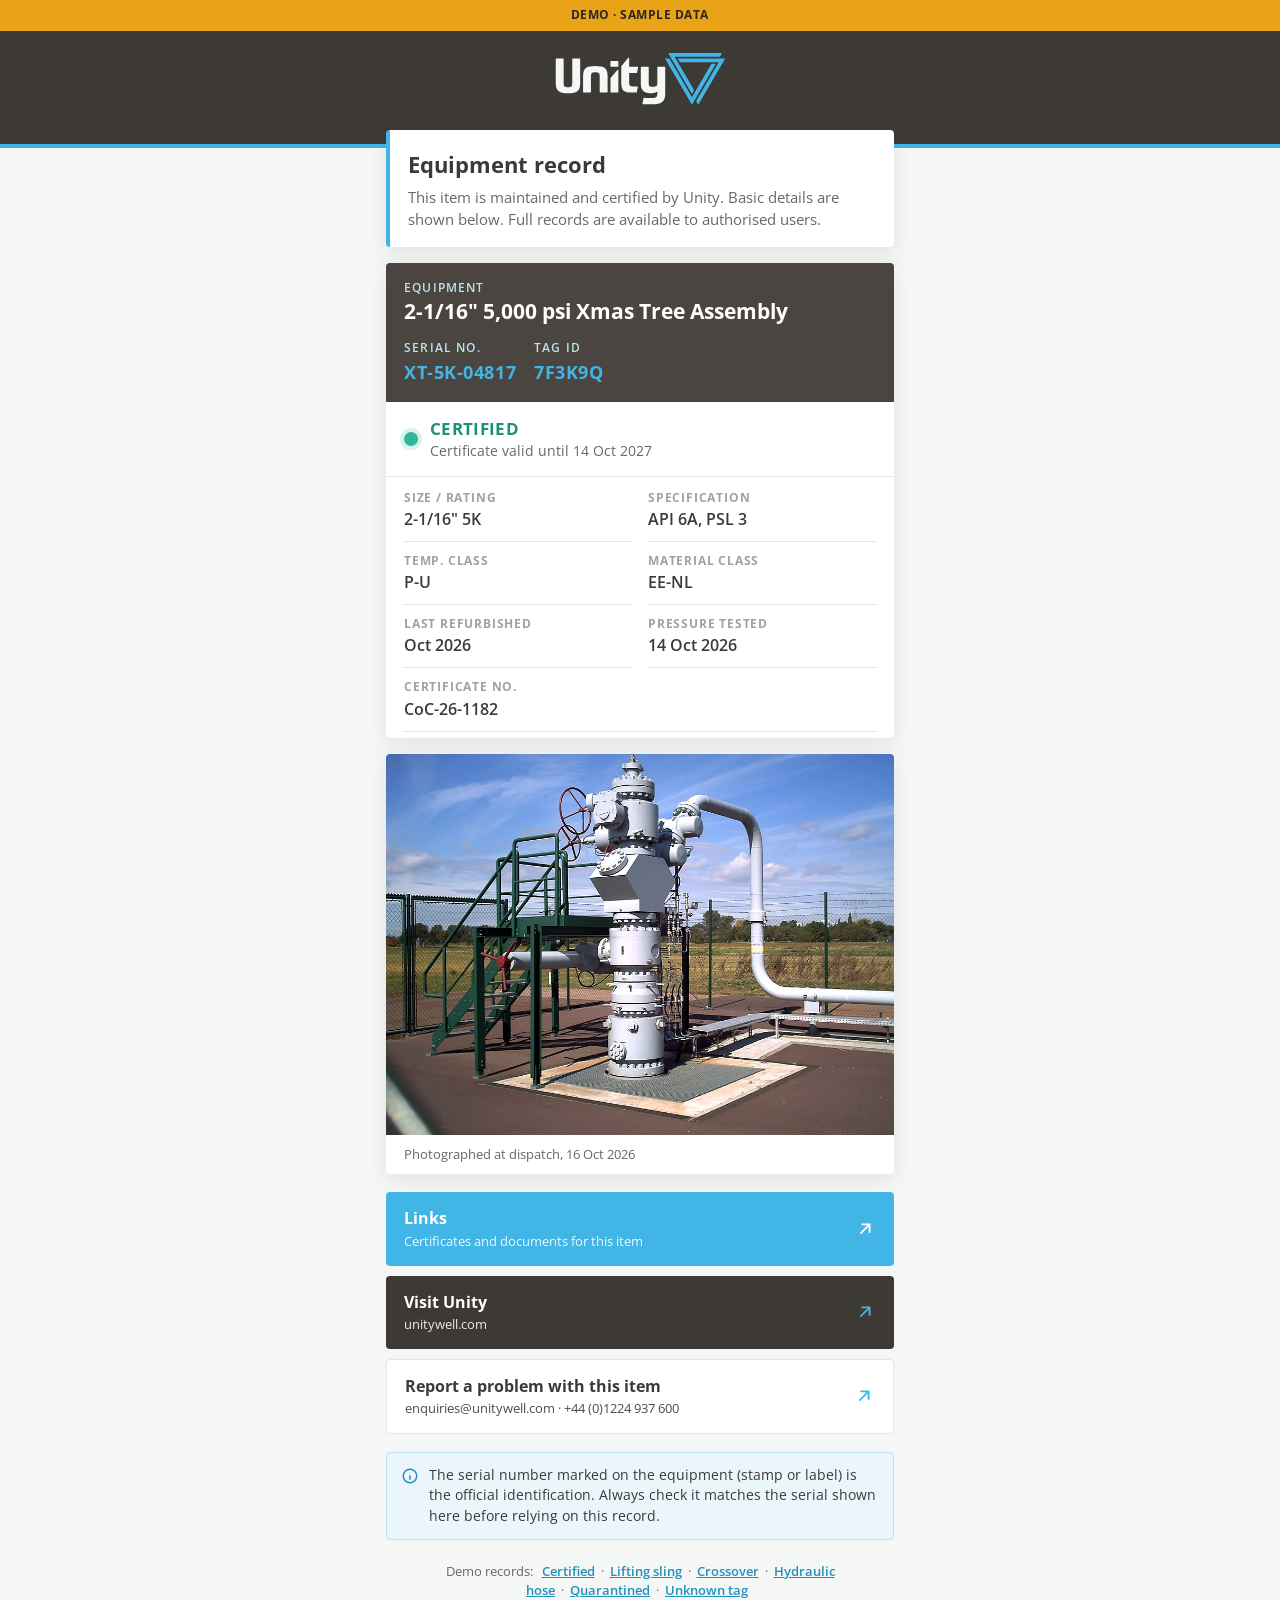
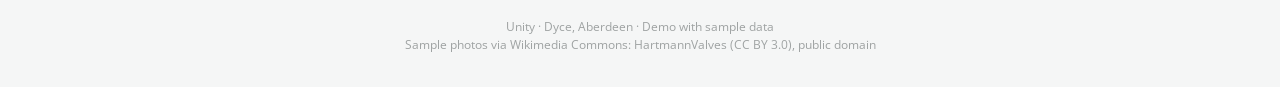
<file: index.html>
<!doctype html>
<html lang="en">
<head>
<meta charset="utf-8">
<meta name="viewport" content="width=device-width, initial-scale=1">
<meta name="robots" content="noindex, nofollow">
<meta name="referrer" content="no-referrer">
<title>Equipment Record</title>
<link rel="icon" href="img/favicon-32x32.png">
<link rel="preconnect" href="https://fonts.googleapis.com">
<link rel="preconnect" href="https://fonts.gstatic.com" crossorigin>
<link href="https://fonts.googleapis.com/css2?family=Open+Sans:wght@300;400;600;700;800&display=swap" rel="stylesheet">
<link rel="stylesheet" href="style.css">
<!--
  DEMO - equipment tag landing page (sample data).
  The NFC tag holds ONE web link ending in the item's random tag ID:
    https://<host>/#7F3K9Q
  The real page would fetch the PUBLIC fields for that ID from Unity's server.
  Sample data lives in data.js. All record text is shown with textContent only.
-->
</head>
<body>
<div class="demo-bar">DEMO · SAMPLE DATA</div>
<header>
  <img src="img/logo.svg" alt="Unity" width="209" height="71">
</header>

<main>
  <section class="intro">
    <h1>Equipment record</h1>
    <p>This item is maintained and certified by Unity. Basic details are shown below. Full records are available to authorised users.</p>
  </section>

  <div id="record" aria-live="polite">
    <section class="card"><div class="empty">Reading the tag…</div></section>
  </div>

  <div class="buttons">
    <a class="btn btn-primary" id="auth" href="auth.html">
      <span>Links<small>Certificates and documents for this item</small></span>
      <svg width="22" height="22" viewBox="0 0 24 24" fill="none" stroke="currentColor" stroke-width="2" aria-hidden="true"><path d="M7 17 17 7M8 7h9v9"/></svg>
    </a>
    <a class="btn btn-dark" href="https://www.unitywell.com/">
      <span>Visit Unity<small>unitywell.com</small></span>
      <svg width="22" height="22" viewBox="0 0 24 24" fill="none" stroke="#41b6e6" stroke-width="2" aria-hidden="true"><path d="M7 17 17 7M8 7h9v9"/></svg>
    </a>
    <a class="btn btn-line" id="mail" href="mailto:enquiries@unitywell.com">
      <span>Report a problem with this item<small>enquiries@unitywell.com · +44 (0)1224 937 600</small></span>
      <svg width="22" height="22" viewBox="0 0 24 24" fill="none" stroke="#41b6e6" stroke-width="2" aria-hidden="true"><path d="M7 17 17 7M8 7h9v9"/></svg>
    </a>
  </div>

  <p class="note">
    <svg width="18" height="18" viewBox="0 0 24 24" fill="none" stroke="currentColor" stroke-width="2" aria-hidden="true"><circle cx="12" cy="12" r="9"/><path d="M12 11v6M12 7.5v.5"/></svg>
    <span>The serial number marked on the equipment (stamp or label) is the official identification. Always check it matches the serial shown here before relying on this record.</span>
  </p>

  <p class="demo-pick">Demo records:
    <a href="#7F3K9Q">Certified</a>·<a href="#M2X8TD">Lifting sling</a>·<a href="#VFHRDH">Crossover</a>·<a href="#RPCYXU">Hydraulic hose</a>·<a href="#Q9WL4C">Quarantined</a>·<a href="#ZZZZZZ">Unknown tag</a>
  </p>

  <footer>Unity · Dyce, Aberdeen · Demo with sample data<br>Sample photos via Wikimedia Commons: HartmannValves (CC BY 3.0), public domain</footer>
</main>

<script src="data.js"></script>
<script>
(function () {
  "use strict";
  var RECORDS = window.DEMO_RECORDS;

  function el(tag, cls, text) {
    var e = document.createElement(tag);
    if (cls) e.className = cls;
    if (text != null) e.textContent = text;
    return e;
  }

  function render() {
    var box = document.getElementById("record");
    box.textContent = "";
    var id = location.hash.replace(/^#/, "").toUpperCase();
    var r = RECORDS[id];
    document.getElementById("auth").href = "auth.html" + (r ? "#" + r.tagId : "");

    if (!r) {
      var c = el("section", "card");
      c.appendChild(el("div", "empty", id
        ? "Tag " + id + " is not registered with Unity. Please contact us using the details below."
        : "No tag ID was found. Please scan the tag again, or contact Unity below."));
      box.appendChild(c);
      document.title = "Equipment Record";
      document.getElementById("mail").href = "mailto:enquiries@unitywell.com";
      return;
    }
    document.title = r.equip + " · " + r.serial;

    // Identity + status + public details
    var card = el("section", "card");
    var ident = el("div", "ident");
    ident.appendChild(el("div", "label", "Equipment"));
    ident.appendChild(el("div", "equip", r.equip));
    var ids = el("div", "ids");
    [["Serial no.", r.serial], ["Tag ID", r.tagId]].forEach(function (p) {
      var d = el("div"); d.appendChild(el("span", "label", p[0])); d.appendChild(el("b", null, p[1])); ids.appendChild(d);
    });
    ident.appendChild(ids);
    card.appendChild(ident);

    var st = el("div", "status s-" + r.status);
    st.appendChild(el("span", "dot"));
    var stt = el("div"); stt.appendChild(el("span", "txt", r.statusText)); stt.appendChild(el("small", null, r.statusSub));
    st.appendChild(stt);
    card.appendChild(st);

    var dl = el("dl");
    r.fields.forEach(function (f) {
      var row = el("div", "row" + (f[2] ? " wide" : ""));
      row.appendChild(el("dt", null, f[0]));
      row.appendChild(el("dd", null, f[1]));
      dl.appendChild(row);
    });
    card.appendChild(dl);
    box.appendChild(card);

    // Photo
    var pc = el("section", "card photo");
    if (r.photo) {
      var img = el("img");
      img.src = r.photo;
      img.alt = r.equip;
      img.loading = "lazy";
      pc.appendChild(img);
      pc.appendChild(el("div", "caption", r.photoCaption));
    } else {
      pc.appendChild(el("div", "nophoto", "No photo on file for this item"));
    }
    box.appendChild(pc);

    document.getElementById("mail").href = "mailto:enquiries@unitywell.com?subject=" +
      encodeURIComponent("Equipment " + r.serial + " (tag " + r.tagId + ")");
  }

  if (!location.hash) { try { history.replaceState(null, "", "#7F3K9Q"); } catch (e) {} }
  render();
  window.addEventListener("hashchange", function () { render(); window.scrollTo(0, 0); });
})();
</script>
</body>
</html>
</file>
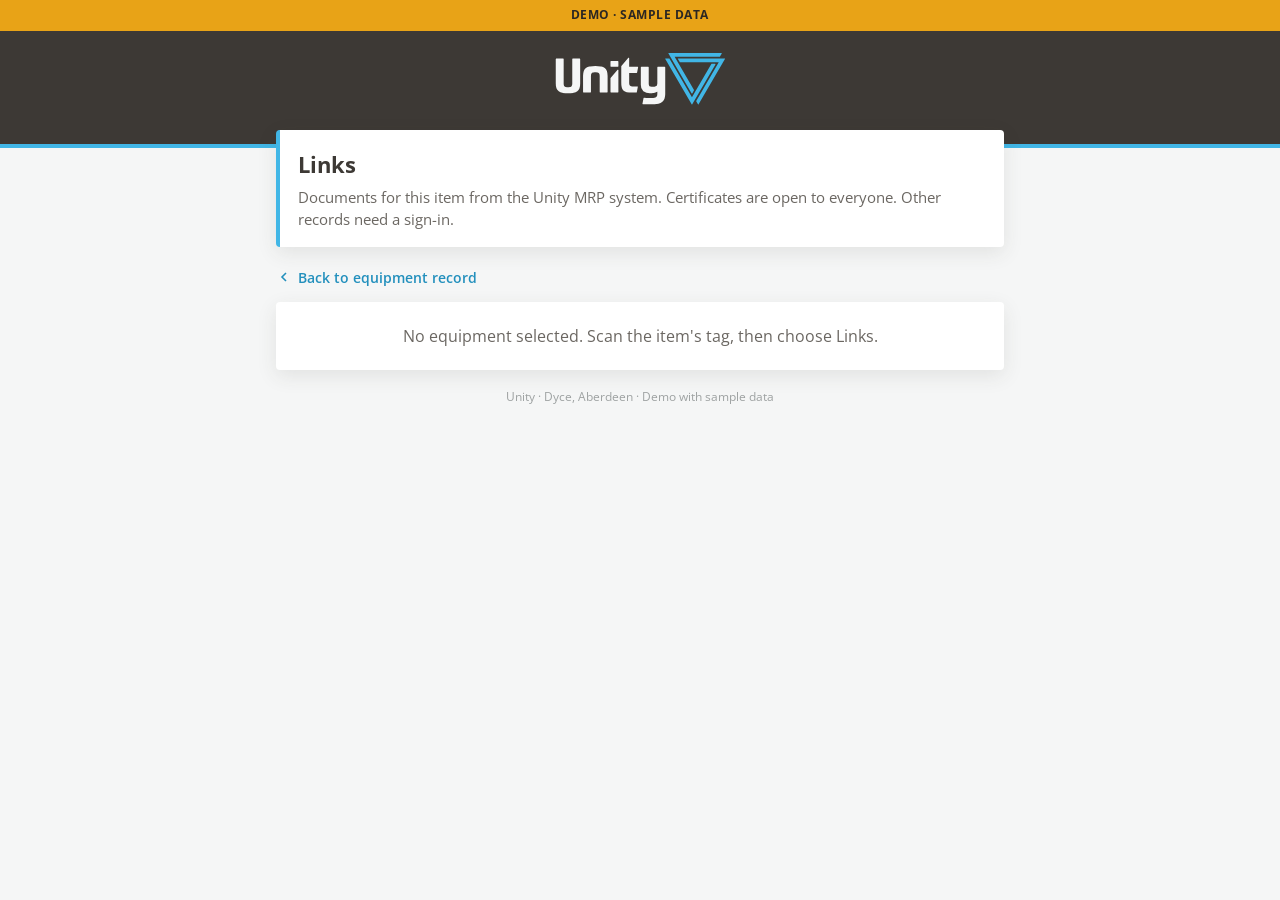
<file: auth.html>
<!doctype html>
<html lang="en">
<head>
<meta charset="utf-8">
<meta name="viewport" content="width=device-width, initial-scale=1">
<meta name="robots" content="noindex, nofollow">
<meta name="referrer" content="no-referrer">
<title>Links</title>
<link rel="icon" href="img/favicon-32x32.png">
<link rel="preconnect" href="https://fonts.googleapis.com">
<link rel="preconnect" href="https://fonts.gstatic.com" crossorigin>
<link href="https://fonts.googleapis.com/css2?family=Open+Sans:wght@300;400;600;700;800&display=swap" rel="stylesheet">
<link rel="stylesheet" href="style.css">
<!--
  DEMO - authorised users view (sample data).
  Open to all viewers. Certificates tab is public; the other tabs need a
  sign-in (real system: company account single sign-on). This demo has NO
  login and collects nothing; the "sign in" button just reveals sample data.
-->
</head>
<body>
<div class="demo-bar">DEMO · SAMPLE DATA</div>
<header>
  <img src="img/logo.svg" alt="Unity" width="209" height="71">
</header>

<main class="wide-main">
  <section class="intro">
    <h1>Links</h1>
    <p>Documents for this item from the Unity MRP system. Certificates are open to everyone. Other records need a sign-in.</p>
  </section>

  <a class="back" id="back" href="index.html">
    <svg width="16" height="16" viewBox="0 0 24 24" fill="none" stroke="currentColor" stroke-width="2.4" aria-hidden="true"><path d="M15 18 9 12l6-6"/></svg>
    Back to equipment record
  </a>

  <div id="app" aria-live="polite"></div>

  <footer>Unity · Dyce, Aberdeen · Demo with sample data</footer>
</main>

<script src="data.js"></script>
<script>
(function () {
  "use strict";
  var RECORDS = window.DEMO_RECORDS;
  var signedIn = false;
  var currentTab = "certs";

  var TABS = [
    { key: "certs", name: "Certificates", open: true,
      row: function (r) { return [r[0] + " · " + r[1], "Issued " + r[2], r[3], statusCls(r[3]), true]; } },
    { key: "workorders", name: "Work orders",
      row: function (r) { return [r[0], r[2] + " · opened " + r[1], r[3], statusCls(r[3])]; } },
    { key: "history", name: "History",
      row: function (r) { return [r[1], r[0] + " · " + r[2], "", ""]; } },
    { key: "spares", name: "Spares",
      row: function (r) { return [r[0] + " · " + r[1], r[2], r[3], "tag-dim"]; } },
    { key: "procedures", name: "Procedures",
      row: function (r) { return [r[0] + " · " + r[1], r[2], "Open", "", true]; } }
  ];

  function statusCls(s) {
    s = s.toLowerCase();
    if (s === "closed" || s === "pass" || s === "valid") return "tag-ok";
    if (s === "open") return "tag-open";
    if (s === "expired" || s === "on hold") return "tag-bad";
    return "tag-dim";
  }

  function el(tag, cls, text) {
    var e = document.createElement(tag);
    if (cls) e.className = cls;
    if (text != null) e.textContent = text;
    return e;
  }

  function summaryCard(r) {
    var c = el("section", "card");
    var s = el("div", "summary");
    if (r.photo) { var i = el("img"); i.src = r.photo; i.alt = ""; s.appendChild(i); }
    else s.appendChild(el("div", "thumb"));
    var who = el("div", "who");
    who.appendChild(el("b", null, r.equip));
    who.appendChild(el("span", null, "Serial " + r.serial + " · Tag " + r.tagId + " "));
    var short = r.status === "ok" ? "CERTIFIED" : r.status === "wip" ? "IN WORKSHOP" : "QUARANTINED";
    who.appendChild(el("span", "pill " + r.status, short));
    s.appendChild(who);
    c.appendChild(s);
    return c;
  }

  var LOCK = '<svg width="13" height="13" viewBox="0 0 24 24" fill="none" stroke="currentColor" stroke-width="2.4" aria-hidden="true"><rect x="4" y="11" width="16" height="10" rx="2"/><path d="M8 11V7a4 4 0 0 1 8 0v4"/></svg>';

  function signInBox(what) {
    var g = el("div", "signin");
    g.insertAdjacentHTML("beforeend",
      '<svg width="34" height="34" viewBox="0 0 24 24" fill="none" stroke="#41b6e6" stroke-width="2" aria-hidden="true"><rect x="4" y="11" width="16" height="10" rx="2"/><path d="M8 11V7a4 4 0 0 1 8 0v4"/></svg>');
    g.appendChild(el("h2", null, "Sign in to view " + what.toLowerCase()));
    g.appendChild(el("p", null, "Unity staff and approved client users sign in with their company account. What you can see depends on your role."));
    var b = el("button", "btn btn-primary");
    b.type = "button";
    b.appendChild(el("span", null, "Sign in with company account"));
    b.addEventListener("click", function () { signedIn = true; render(); });
    g.appendChild(b);
    g.appendChild(el("div", "demo-note", "Demo: no login. The button just shows the sample records."));
    return g;
  }

  function render() {
    var app = document.getElementById("app");
    app.textContent = "";
    var id = location.hash.replace(/^#/, "").toUpperCase();
    var r = RECORDS[id];
    document.getElementById("back").href = "index.html" + (id ? "#" + id : "");

    if (!r) {
      var c = el("section", "card");
      c.appendChild(el("div", "empty", "No equipment selected. Scan the item's tag, then choose Links."));
      app.appendChild(c);
      return;
    }
    document.title = "Links · " + r.serial;
    app.appendChild(summaryCard(r));

    var card = el("section", "card");
    var tabs = el("div", "tabs");
    tabs.setAttribute("role", "tablist");
    TABS.forEach(function (t) {
      var btn = el("button");
      btn.type = "button";
      btn.setAttribute("role", "tab");
      btn.setAttribute("aria-selected", String(t.key === currentTab));
      btn.appendChild(document.createTextNode(t.name));
      if (t.open || signedIn) btn.appendChild(el("span", "n", String((r.mrp[t.key] || []).length)));
      else { var lk = el("span", "lk"); lk.innerHTML = LOCK; lk.title = "Sign in required"; btn.appendChild(lk); }
      btn.addEventListener("click", function () { currentTab = t.key; render(); });
      tabs.appendChild(btn);
    });
    card.appendChild(tabs);

    var tab = TABS.filter(function (t) { return t.key === currentTab; })[0];
    var rows = r.mrp[tab.key] || [];
    var head = el("div", "panel-head");
    head.appendChild(el("span", null, tab.name));
    head.appendChild(el("span", tab.open ? "src" : "src locked", tab.open ? "Open to all" : (signedIn ? "Signed in" : "Sign-in required")));
    card.appendChild(head);

    if (!tab.open && !signedIn) {
      card.appendChild(signInBox(tab.name));
    } else if (!rows.length) {
      card.appendChild(el("div", "empty", "No " + tab.name.toLowerCase() + " recorded for this item."));
    } else {
      var ul = el("ul", "items");
      rows.forEach(function (row) {
        var v = tab.row(row);
        var li = el("li");
        var m = el("div", "main");
        m.appendChild(el("b", null, v[0]));
        m.appendChild(el("span", null, v[1]));
        li.appendChild(m);
        var side = el("div", "side " + (v[3] || ""));
        if (v[4]) {
          var a = el("a", null, v[2] === "Open" ? "Open PDF" : v[2] + " · PDF");
          a.href = "#" + r.tagId;
          a.addEventListener("click", function (e) {
            e.preventDefault();
            alert("Demo: this would open the document from the MRP / document system.");
          });
          side.appendChild(a);
        } else if (v[2]) {
          side.textContent = v[2];
        }
        li.appendChild(side);
        ul.appendChild(li);
      });
      card.appendChild(ul);
    }
    app.appendChild(card);
  }

  render();
  window.addEventListener("hashchange", function () { signedIn = false; currentTab = "certs"; render(); });
})();
</script>
</body>
</html>
</file>
<file: style.css>
/* Concept demo styling, following unitywell.com: charcoal #3d3935, brand blue #41b6e6, Open Sans. */
:root {
  --charcoal: #3d3935;
  --charcoal-2: #4a4541;
  --blue: #41b6e6;
  --blue-text: #2390bd;
  --pale-blue: #bee3f0;
  --green: #2eb899;
  --red: #bf211f;
  --amber: #e8a317;
  --grey: #9ea2a2;
  --muted: #6b6762;
  --gainsboro: #f5f6f6;
  --line: #e4e6e6;
  --card: #ffffff;
}
* { box-sizing: border-box; }
html, body { margin: 0; }
body {
  background: var(--gainsboro);
  color: var(--charcoal);
  font-family: "Open Sans", system-ui, -apple-system, "Segoe UI", Roboto, sans-serif;
  line-height: 1.5;
  -webkit-text-size-adjust: 100%;
}
.demo-bar {
  background: var(--amber); color: #2b2723; text-align: center;
  font-size: .78rem; font-weight: 700; letter-spacing: .04em; padding: 6px 12px;
}
header {
  background: var(--charcoal);
  padding: 22px 16px 34px;
  text-align: center;
  border-bottom: 4px solid var(--blue);
}
header img { width: min(170px, 48vw); height: auto; display: block; margin: 0 auto; }
main { max-width: 540px; margin: 0 auto; padding: 0 16px 32px; }

.intro {
  background: var(--card);
  margin: -18px 0 16px;
  border-radius: 4px;
  padding: 18px 18px 16px;
  box-shadow: 0 6px 20px rgba(61, 57, 53, .10);
  border-left: 4px solid var(--blue);
}
.intro h1 { margin: 0 0 4px; font-size: 1.4rem; font-weight: 700; }
.intro p { margin: 0; color: var(--muted); font-size: .93rem; }

.card {
  background: var(--card);
  border-radius: 4px;
  box-shadow: 0 6px 20px rgba(61, 57, 53, .10);
  overflow: hidden;
  margin-bottom: 16px;
}
.ident { background: var(--charcoal-2); color: #fff; padding: 16px 18px; }
.label { font-size: .74rem; letter-spacing: .1em; text-transform: uppercase; color: var(--pale-blue); font-weight: 600; }
.ident .equip { font-size: 1.3rem; font-weight: 700; line-height: 1.25; margin: 2px 0 10px; }
.ident .ids { display: flex; gap: 18px; flex-wrap: wrap; }
.ident .ids b { display: block; font-size: 1.15rem; color: var(--blue); letter-spacing: .03em; }

.status {
  display: flex; align-items: center; gap: 12px;
  padding: 14px 18px; font-weight: 700; border-bottom: 1px solid var(--line);
}
.status .dot { width: 14px; height: 14px; border-radius: 50%; flex: none; }
.status .txt { font-size: 1.05rem; letter-spacing: .02em; }
.status small { display: block; font-weight: 400; font-size: .85rem; color: var(--muted); }
.s-ok .dot { background: var(--green); box-shadow: 0 0 0 4px rgba(46,184,153,.18); }
.s-ok .txt { color: #1f8f75; }
.s-wip .dot { background: var(--blue); box-shadow: 0 0 0 4px rgba(65,182,230,.2); }
.s-wip .txt { color: var(--blue-text); }
.s-bad .dot { background: var(--red); box-shadow: 0 0 0 4px rgba(191,33,31,.15); }
.s-bad .txt { color: var(--red); }

dl { margin: 0; padding: 2px 18px 6px; display: grid; grid-template-columns: 1fr 1fr; column-gap: 16px; }
.row { padding: 10px 0; border-bottom: 1px solid var(--line); min-width: 0; }
.row.wide { grid-column: 1 / -1; }
dt { font-size: .72rem; letter-spacing: .07em; text-transform: uppercase; color: var(--grey); font-weight: 700; }
dd { margin: 1px 0 0; font-size: 1rem; font-weight: 600; overflow-wrap: anywhere; }

.photo img { display: block; width: 100%; aspect-ratio: 4 / 3; object-fit: cover; object-position: center 60%; }
.photo .caption { padding: 10px 18px; font-size: .82rem; color: var(--muted); }
.nophoto { aspect-ratio: 4 / 3; display: grid; place-items: center; color: var(--grey); background: #ecefef; font-size: .9rem; }

.buttons { display: grid; gap: 10px; margin: 18px 0; }
.btn {
  display: flex; align-items: center; justify-content: space-between; gap: 12px;
  text-decoration: none; font-weight: 700; font-size: 1.02rem;
  padding: 14px 18px; border-radius: 4px; border: 0; cursor: pointer; font-family: inherit; width: 100%; text-align: left;
}
.btn svg { flex: none; }
.btn small { display: block; font-weight: 400; font-size: .82rem; opacity: .9; margin-top: 1px; }
.btn-primary { background: var(--blue); color: #fff; }
.btn-dark { background: var(--charcoal); color: #fff; }
.btn-line { background: #fff; color: var(--charcoal); border: 1px solid var(--line); }
.btn:focus-visible, a:focus-visible, button:focus-visible { outline: 3px solid var(--blue); outline-offset: 2px; }

.empty { padding: 22px 18px; text-align: center; color: var(--muted); }
.note {
  display: flex; gap: 10px;
  background: #eaf6fb; border: 1px solid var(--pale-blue);
  border-radius: 4px; padding: 12px 14px; font-size: .86rem;
}
.note svg { flex: none; margin-top: 2px; color: var(--blue-text); }
.demo-pick { margin-top: 22px; font-size: .8rem; color: var(--muted); text-align: center; }
.demo-pick a { color: var(--blue-text); font-weight: 600; margin: 0 6px; }
footer { text-align: center; color: var(--grey); font-size: .76rem; margin-top: 18px; }

/* ---------- Authorised users page ---------- */
.wide-main { max-width: 760px; }
.summary { display: flex; align-items: center; gap: 14px; padding: 14px 18px; }
.summary img, .summary .thumb { width: 64px; height: 64px; object-fit: cover; border-radius: 4px; flex: none; background: #ecefef; }
.summary .who { min-width: 0; flex: 1; }
.summary .who b { display: block; font-size: 1.02rem; line-height: 1.3; }
.summary .who span { font-size: .84rem; color: var(--muted); }
.pill { display: inline-block; font-size: .72rem; font-weight: 700; letter-spacing: .05em; padding: 2px 8px; border-radius: 3px; color: #fff; }
.pill.ok { background: var(--green); } .pill.wip { background: var(--blue); } .pill.bad { background: var(--red); }

.signin { padding: 22px 18px; text-align: center; }
.signin h2 { margin: 6px 0 6px; font-size: 1.2rem; }
.signin p { margin: 0 auto 16px; color: var(--muted); font-size: .9rem; max-width: 420px; }
.signin .btn { justify-content: center; max-width: 340px; margin: 0 auto; text-align: center; }
.signin .demo-note { margin-top: 12px; font-size: .78rem; color: var(--grey); }

.tabs {
  display: flex; gap: 2px; overflow-x: auto; scrollbar-width: none;
  border-bottom: 1px solid var(--line); background: #fff;
}
.tabs::-webkit-scrollbar { display: none; }
.tabs button {
  flex: none; background: none; border: 0; font-family: inherit; cursor: pointer;
  padding: 14px 14px 11px; font-size: .9rem; font-weight: 600; color: var(--muted);
  border-bottom: 3px solid transparent; white-space: nowrap;
}
.tabs button[aria-selected="true"] { color: var(--charcoal); border-bottom-color: var(--blue); }
.tabs button .n { display: inline-block; min-width: 18px; margin-left: 6px; padding: 0 5px; border-radius: 9px; background: var(--gainsboro); font-size: .72rem; color: var(--muted); }
.panel-head { display: flex; justify-content: space-between; align-items: center; gap: 10px; padding: 12px 18px 4px; font-size: .74rem; color: var(--grey); letter-spacing: .06em; text-transform: uppercase; font-weight: 700; }
.panel-head .src::before { content: ""; display: inline-block; width: 8px; height: 8px; border-radius: 50%; background: var(--green); margin-right: 6px; }
.items { list-style: none; margin: 0; padding: 0 18px 8px; }
.items li { padding: 12px 0; border-bottom: 1px solid var(--line); display: flex; gap: 12px; justify-content: space-between; align-items: flex-start; }
.items li:last-child { border-bottom: 0; }
.items .main { min-width: 0; }
.items .main b { display: block; font-size: .97rem; font-weight: 600; overflow-wrap: anywhere; }
.items .main span { font-size: .83rem; color: var(--muted); }
.items .side { flex: none; text-align: right; font-size: .82rem; font-weight: 600; }
.items .side a { color: var(--blue-text); text-decoration: none; }
.tag-ok { color: #1f8f75; } .tag-open { color: var(--blue-text); } .tag-bad { color: var(--red); } .tag-dim { color: var(--grey); }
.back { display: inline-flex; align-items: center; gap: 6px; color: var(--blue-text); text-decoration: none; font-weight: 600; font-size: .9rem; margin: 4px 0 14px; }
@media (max-width: 380px) { dl { grid-template-columns: 1fr; } }
.tabs button .lk { display: inline-flex; vertical-align: -1px; margin-left: 6px; color: var(--grey); }
.panel-head .src.locked::before { background: var(--grey); }
</file>
